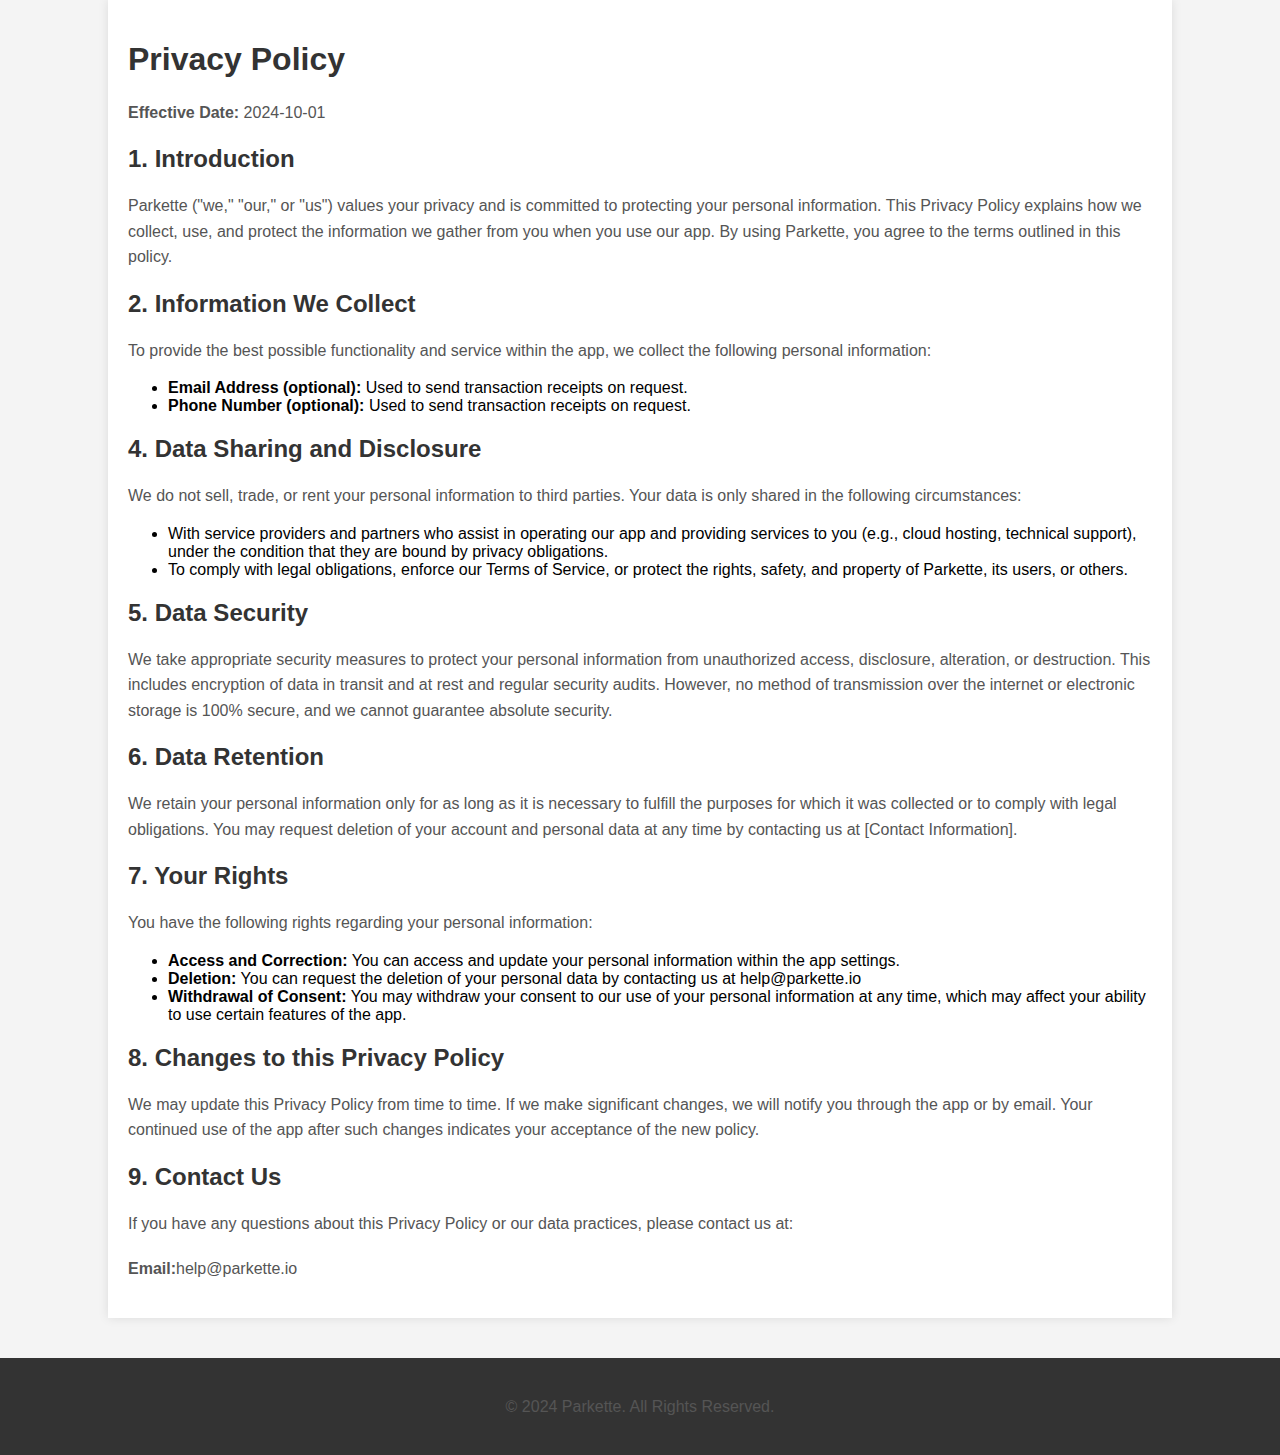
<file: privacy/index.html>
<!DOCTYPE html>
<html lang="en">
<head>
    <meta charset="UTF-8">
    <meta name="viewport" content="width=device-width, initial-scale=1.0">
    <meta http-equiv="X-UA-Compatible" content="IE=edge">
    <title>Privacy Policy - Parkette</title>
    <style>
        body {
            font-family: Arial, sans-serif;
            margin: 0;
            padding: 0;
            background-color: #f4f4f4;
        }
        .container {
            width: 80%;
            margin: 0 auto;
            padding: 20px;
            background-color: #fff;
            box-shadow: 0 0 10px rgba(0, 0, 0, 0.1);
        }
        h1, h2 {
            color: #333;
        }
        p {
            color: #555;
            line-height: 1.6;
        }
        .contact-info {
            margin-top: 20px;
        }
        footer {
            text-align: center;
            padding: 20px;
            background-color: #333;
            color: #fff;
            margin-top: 40px;
        }
    </style>
</head>
<body>

<div class="container">
    <h1>Privacy Policy</h1>
    <p><strong>Effective Date:</strong> 2024-10-01</p>

    <h2>1. Introduction</h2>
    <p>Parkette ("we," "our," or "us") values your privacy and is committed to protecting your personal information. This Privacy Policy explains how we collect, use, and protect the information we gather from you when you use our app. By using Parkette, you agree to the terms outlined in this policy.</p>

    <h2>2. Information We Collect</h2>
    <p>To provide the best possible functionality and service within the app, we collect the following personal information:</p>
    <ul>
        <li><strong>Email Address (optional):</strong> Used to send transaction receipts on request.</li>
        <li><strong>Phone Number (optional):</strong> Used to send transaction receipts on request.</li>
    </ul>

    <h2>4. Data Sharing and Disclosure</h2>
    <p>We do not sell, trade, or rent your personal information to third parties. Your data is only shared in the following circumstances:</p>
    <ul>
        <li>With service providers and partners who assist in operating our app and providing services to you (e.g., cloud hosting, technical support), under the condition that they are bound by privacy obligations.</li>
        <li>To comply with legal obligations, enforce our Terms of Service, or protect the rights, safety, and property of Parkette, its users, or others.</li>
    </ul>

    <h2>5. Data Security</h2>
    <p>We take appropriate security measures to protect your personal information from unauthorized access, disclosure, alteration, or destruction. This includes encryption of data in transit and at rest and regular security audits. However, no method of transmission over the internet or electronic storage is 100% secure, and we cannot guarantee absolute security.</p>

    <h2>6. Data Retention</h2>
    <p>We retain your personal information only for as long as it is necessary to fulfill the purposes for which it was collected or to comply with legal obligations. You may request deletion of your account and personal data at any time by contacting us at [Contact Information].</p>

    <h2>7. Your Rights</h2>
    <p>You have the following rights regarding your personal information:</p>
    <ul>
        <li><strong>Access and Correction:</strong> You can access and update your personal information within the app settings.</li>
        <li><strong>Deletion:</strong> You can request the deletion of your personal data by contacting us at help@parkette.io</li>
        <li><strong>Withdrawal of Consent:</strong> You may withdraw your consent to our use of your personal information at any time, which may affect your ability to use certain features of the app.</li>
    </ul>

    <h2>8. Changes to this Privacy Policy</h2>
    <p>We may update this Privacy Policy from time to time. If we make significant changes, we will notify you through the app or by email. Your continued use of the app after such changes indicates your acceptance of the new policy.</p>

    <h2>9. Contact Us</h2>
    <p>If you have any questions about this Privacy Policy or our data practices, please contact us at:</p>
    <div class="contact-info">
        <p><strong>Email:</strong>help@parkette.io</p>
    </div>
</div>

<footer>
    <p>&copy; 2024 Parkette. All Rights Reserved.</p>
</footer>

</body>
</html>
</file>
